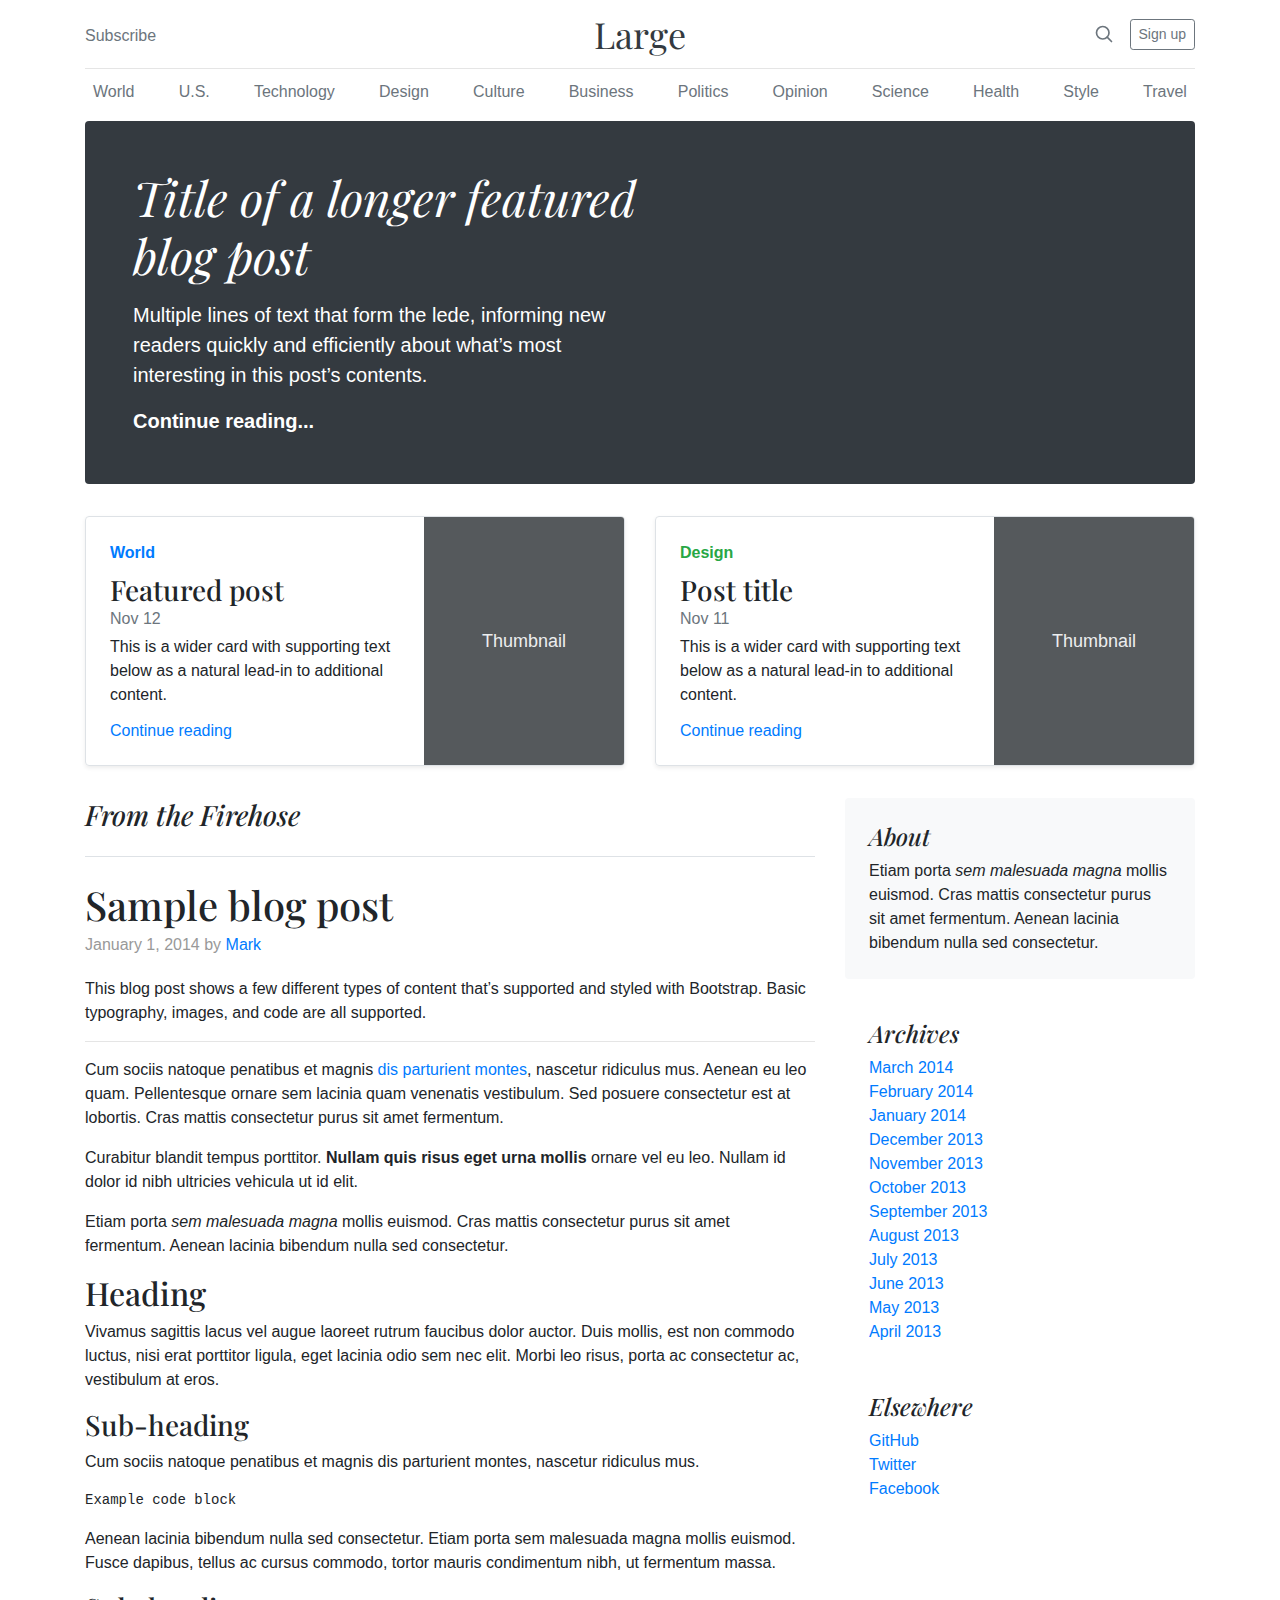
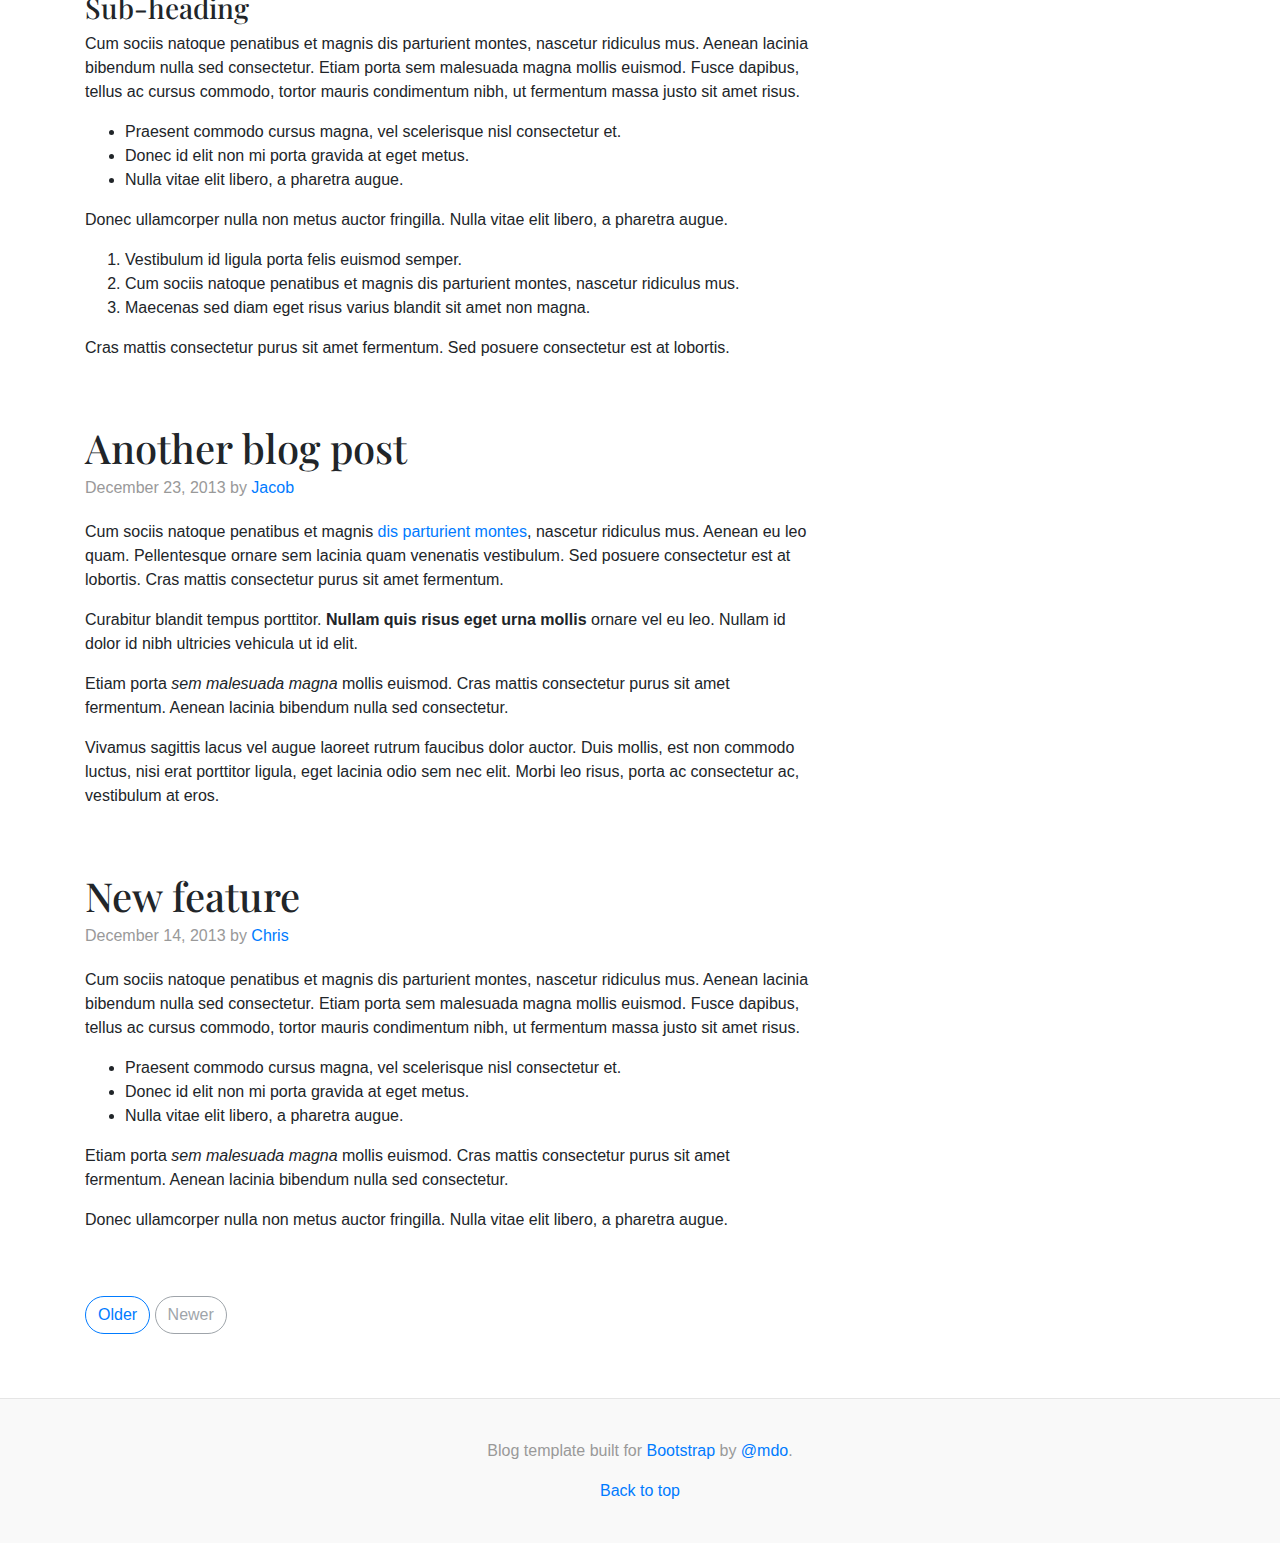
<file: bootstrap-4.5.3-examples/blog/index.html>
<!doctype html>
<html lang="en">
  <head>
    <meta charset="utf-8">
    <meta name="viewport" content="width=device-width, initial-scale=1, shrink-to-fit=no">
    <meta name="description" content="">
    <meta name="author" content="Mark Otto, Jacob Thornton, and Bootstrap contributors">
    <meta name="generator" content="Jekyll v4.1.1">
    <title>Blog Template · Bootstrap</title>

    <link rel="canonical" href="https://getbootstrap.com/docs/4.5/examples/blog/">

    <!-- Bootstrap core CSS -->
<link href="../assets/dist/css/bootstrap.min.css" rel="stylesheet">

    <style>
      .bd-placeholder-img {
        font-size: 1.125rem;
        text-anchor: middle;
        -webkit-user-select: none;
        -moz-user-select: none;
        -ms-user-select: none;
        user-select: none;
      }

      @media (min-width: 768px) {
        .bd-placeholder-img-lg {
          font-size: 3.5rem;
        }
      }
    </style>
    <!-- Custom styles for this template -->
    <link href="https://fonts.googleapis.com/css?family=Playfair+Display:700,900" rel="stylesheet">
    <!-- Custom styles for this template -->
    <link href="blog.css" rel="stylesheet">
  </head>
  <body>
    <div class="container">
  <header class="blog-header py-3">
    <div class="row flex-nowrap justify-content-between align-items-center">
      <div class="col-4 pt-1">
        <a class="text-muted" href="#">Subscribe</a>
      </div>
      <div class="col-4 text-center">
        <a class="blog-header-logo text-dark" href="#">Large</a>
      </div>
      <div class="col-4 d-flex justify-content-end align-items-center">
        <a class="text-muted" href="#" aria-label="Search">
          <svg xmlns="http://www.w3.org/2000/svg" width="20" height="20" fill="none" stroke="currentColor" stroke-linecap="round" stroke-linejoin="round" stroke-width="2" class="mx-3" role="img" viewBox="0 0 24 24" focusable="false"><title>Search</title><circle cx="10.5" cy="10.5" r="7.5"/><path d="M21 21l-5.2-5.2"/></svg>
        </a>
        <a class="btn btn-sm btn-outline-secondary" href="#">Sign up</a>
      </div>
    </div>
  </header>

  <div class="nav-scroller py-1 mb-2">
    <nav class="nav d-flex justify-content-between">
      <a class="p-2 text-muted" href="#">World</a>
      <a class="p-2 text-muted" href="#">U.S.</a>
      <a class="p-2 text-muted" href="#">Technology</a>
      <a class="p-2 text-muted" href="#">Design</a>
      <a class="p-2 text-muted" href="#">Culture</a>
      <a class="p-2 text-muted" href="#">Business</a>
      <a class="p-2 text-muted" href="#">Politics</a>
      <a class="p-2 text-muted" href="#">Opinion</a>
      <a class="p-2 text-muted" href="#">Science</a>
      <a class="p-2 text-muted" href="#">Health</a>
      <a class="p-2 text-muted" href="#">Style</a>
      <a class="p-2 text-muted" href="#">Travel</a>
    </nav>
  </div>

  <div class="jumbotron p-4 p-md-5 text-white rounded bg-dark">
    <div class="col-md-6 px-0">
      <h1 class="display-4 font-italic">Title of a longer featured blog post</h1>
      <p class="lead my-3">Multiple lines of text that form the lede, informing new readers quickly and efficiently about what’s most interesting in this post’s contents.</p>
      <p class="lead mb-0"><a href="#" class="text-white font-weight-bold">Continue reading...</a></p>
    </div>
  </div>

  <div class="row mb-2">
    <div class="col-md-6">
      <div class="row no-gutters border rounded overflow-hidden flex-md-row mb-4 shadow-sm h-md-250 position-relative">
        <div class="col p-4 d-flex flex-column position-static">
          <strong class="d-inline-block mb-2 text-primary">World</strong>
          <h3 class="mb-0">Featured post</h3>
          <div class="mb-1 text-muted">Nov 12</div>
          <p class="card-text mb-auto">This is a wider card with supporting text below as a natural lead-in to additional content.</p>
          <a href="#" class="stretched-link">Continue reading</a>
        </div>
        <div class="col-auto d-none d-lg-block">
          <svg class="bd-placeholder-img" width="200" height="250" xmlns="http://www.w3.org/2000/svg" preserveAspectRatio="xMidYMid slice" focusable="false" role="img" aria-label="Placeholder: Thumbnail"><title>Placeholder</title><rect width="100%" height="100%" fill="#55595c"/><text x="50%" y="50%" fill="#eceeef" dy=".3em">Thumbnail</text></svg>
        </div>
      </div>
    </div>
    <div class="col-md-6">
      <div class="row no-gutters border rounded overflow-hidden flex-md-row mb-4 shadow-sm h-md-250 position-relative">
        <div class="col p-4 d-flex flex-column position-static">
          <strong class="d-inline-block mb-2 text-success">Design</strong>
          <h3 class="mb-0">Post title</h3>
          <div class="mb-1 text-muted">Nov 11</div>
          <p class="mb-auto">This is a wider card with supporting text below as a natural lead-in to additional content.</p>
          <a href="#" class="stretched-link">Continue reading</a>
        </div>
        <div class="col-auto d-none d-lg-block">
          <svg class="bd-placeholder-img" width="200" height="250" xmlns="http://www.w3.org/2000/svg" preserveAspectRatio="xMidYMid slice" focusable="false" role="img" aria-label="Placeholder: Thumbnail"><title>Placeholder</title><rect width="100%" height="100%" fill="#55595c"/><text x="50%" y="50%" fill="#eceeef" dy=".3em">Thumbnail</text></svg>
        </div>
      </div>
    </div>
  </div>
</div>

<main role="main" class="container">
  <div class="row">
    <div class="col-md-8 blog-main">
      <h3 class="pb-4 mb-4 font-italic border-bottom">
        From the Firehose
      </h3>

      <div class="blog-post">
        <h2 class="blog-post-title">Sample blog post</h2>
        <p class="blog-post-meta">January 1, 2014 by <a href="#">Mark</a></p>

        <p>This blog post shows a few different types of content that’s supported and styled with Bootstrap. Basic typography, images, and code are all supported.</p>
        <hr>
        <p>Cum sociis natoque penatibus et magnis <a href="#">dis parturient montes</a>, nascetur ridiculus mus. Aenean eu leo quam. Pellentesque ornare sem lacinia quam venenatis vestibulum. Sed posuere consectetur est at lobortis. Cras mattis consectetur purus sit amet fermentum.</p>
        <blockquote>
          <p>Curabitur blandit tempus porttitor. <strong>Nullam quis risus eget urna mollis</strong> ornare vel eu leo. Nullam id dolor id nibh ultricies vehicula ut id elit.</p>
        </blockquote>
        <p>Etiam porta <em>sem malesuada magna</em> mollis euismod. Cras mattis consectetur purus sit amet fermentum. Aenean lacinia bibendum nulla sed consectetur.</p>
        <h2>Heading</h2>
        <p>Vivamus sagittis lacus vel augue laoreet rutrum faucibus dolor auctor. Duis mollis, est non commodo luctus, nisi erat porttitor ligula, eget lacinia odio sem nec elit. Morbi leo risus, porta ac consectetur ac, vestibulum at eros.</p>
        <h3>Sub-heading</h3>
        <p>Cum sociis natoque penatibus et magnis dis parturient montes, nascetur ridiculus mus.</p>
        <pre><code>Example code block</code></pre>
        <p>Aenean lacinia bibendum nulla sed consectetur. Etiam porta sem malesuada magna mollis euismod. Fusce dapibus, tellus ac cursus commodo, tortor mauris condimentum nibh, ut fermentum massa.</p>
        <h3>Sub-heading</h3>
        <p>Cum sociis natoque penatibus et magnis dis parturient montes, nascetur ridiculus mus. Aenean lacinia bibendum nulla sed consectetur. Etiam porta sem malesuada magna mollis euismod. Fusce dapibus, tellus ac cursus commodo, tortor mauris condimentum nibh, ut fermentum massa justo sit amet risus.</p>
        <ul>
          <li>Praesent commodo cursus magna, vel scelerisque nisl consectetur et.</li>
          <li>Donec id elit non mi porta gravida at eget metus.</li>
          <li>Nulla vitae elit libero, a pharetra augue.</li>
        </ul>
        <p>Donec ullamcorper nulla non metus auctor fringilla. Nulla vitae elit libero, a pharetra augue.</p>
        <ol>
          <li>Vestibulum id ligula porta felis euismod semper.</li>
          <li>Cum sociis natoque penatibus et magnis dis parturient montes, nascetur ridiculus mus.</li>
          <li>Maecenas sed diam eget risus varius blandit sit amet non magna.</li>
        </ol>
        <p>Cras mattis consectetur purus sit amet fermentum. Sed posuere consectetur est at lobortis.</p>
      </div><!-- /.blog-post -->

      <div class="blog-post">
        <h2 class="blog-post-title">Another blog post</h2>
        <p class="blog-post-meta">December 23, 2013 by <a href="#">Jacob</a></p>

        <p>Cum sociis natoque penatibus et magnis <a href="#">dis parturient montes</a>, nascetur ridiculus mus. Aenean eu leo quam. Pellentesque ornare sem lacinia quam venenatis vestibulum. Sed posuere consectetur est at lobortis. Cras mattis consectetur purus sit amet fermentum.</p>
        <blockquote>
          <p>Curabitur blandit tempus porttitor. <strong>Nullam quis risus eget urna mollis</strong> ornare vel eu leo. Nullam id dolor id nibh ultricies vehicula ut id elit.</p>
        </blockquote>
        <p>Etiam porta <em>sem malesuada magna</em> mollis euismod. Cras mattis consectetur purus sit amet fermentum. Aenean lacinia bibendum nulla sed consectetur.</p>
        <p>Vivamus sagittis lacus vel augue laoreet rutrum faucibus dolor auctor. Duis mollis, est non commodo luctus, nisi erat porttitor ligula, eget lacinia odio sem nec elit. Morbi leo risus, porta ac consectetur ac, vestibulum at eros.</p>
      </div><!-- /.blog-post -->

      <div class="blog-post">
        <h2 class="blog-post-title">New feature</h2>
        <p class="blog-post-meta">December 14, 2013 by <a href="#">Chris</a></p>

        <p>Cum sociis natoque penatibus et magnis dis parturient montes, nascetur ridiculus mus. Aenean lacinia bibendum nulla sed consectetur. Etiam porta sem malesuada magna mollis euismod. Fusce dapibus, tellus ac cursus commodo, tortor mauris condimentum nibh, ut fermentum massa justo sit amet risus.</p>
        <ul>
          <li>Praesent commodo cursus magna, vel scelerisque nisl consectetur et.</li>
          <li>Donec id elit non mi porta gravida at eget metus.</li>
          <li>Nulla vitae elit libero, a pharetra augue.</li>
        </ul>
        <p>Etiam porta <em>sem malesuada magna</em> mollis euismod. Cras mattis consectetur purus sit amet fermentum. Aenean lacinia bibendum nulla sed consectetur.</p>
        <p>Donec ullamcorper nulla non metus auctor fringilla. Nulla vitae elit libero, a pharetra augue.</p>
      </div><!-- /.blog-post -->

      <nav class="blog-pagination">
        <a class="btn btn-outline-primary" href="#">Older</a>
        <a class="btn btn-outline-secondary disabled" href="#" tabindex="-1" aria-disabled="true">Newer</a>
      </nav>

    </div><!-- /.blog-main -->

    <aside class="col-md-4 blog-sidebar">
      <div class="p-4 mb-3 bg-light rounded">
        <h4 class="font-italic">About</h4>
        <p class="mb-0">Etiam porta <em>sem malesuada magna</em> mollis euismod. Cras mattis consectetur purus sit amet fermentum. Aenean lacinia bibendum nulla sed consectetur.</p>
      </div>

      <div class="p-4">
        <h4 class="font-italic">Archives</h4>
        <ol class="list-unstyled mb-0">
          <li><a href="#">March 2014</a></li>
          <li><a href="#">February 2014</a></li>
          <li><a href="#">January 2014</a></li>
          <li><a href="#">December 2013</a></li>
          <li><a href="#">November 2013</a></li>
          <li><a href="#">October 2013</a></li>
          <li><a href="#">September 2013</a></li>
          <li><a href="#">August 2013</a></li>
          <li><a href="#">July 2013</a></li>
          <li><a href="#">June 2013</a></li>
          <li><a href="#">May 2013</a></li>
          <li><a href="#">April 2013</a></li>
        </ol>
      </div>

      <div class="p-4">
        <h4 class="font-italic">Elsewhere</h4>
        <ol class="list-unstyled">
          <li><a href="#">GitHub</a></li>
          <li><a href="#">Twitter</a></li>
          <li><a href="#">Facebook</a></li>
        </ol>
      </div>
    </aside><!-- /.blog-sidebar -->

  </div><!-- /.row -->

</main><!-- /.container -->

<footer class="blog-footer">
  <p>Blog template built for <a href="https://getbootstrap.com/">Bootstrap</a> by <a href="https://twitter.com/mdo">@mdo</a>.</p>
  <p>
    <a href="#">Back to top</a>
  </p>
</footer>
</body>
</html>
</file>
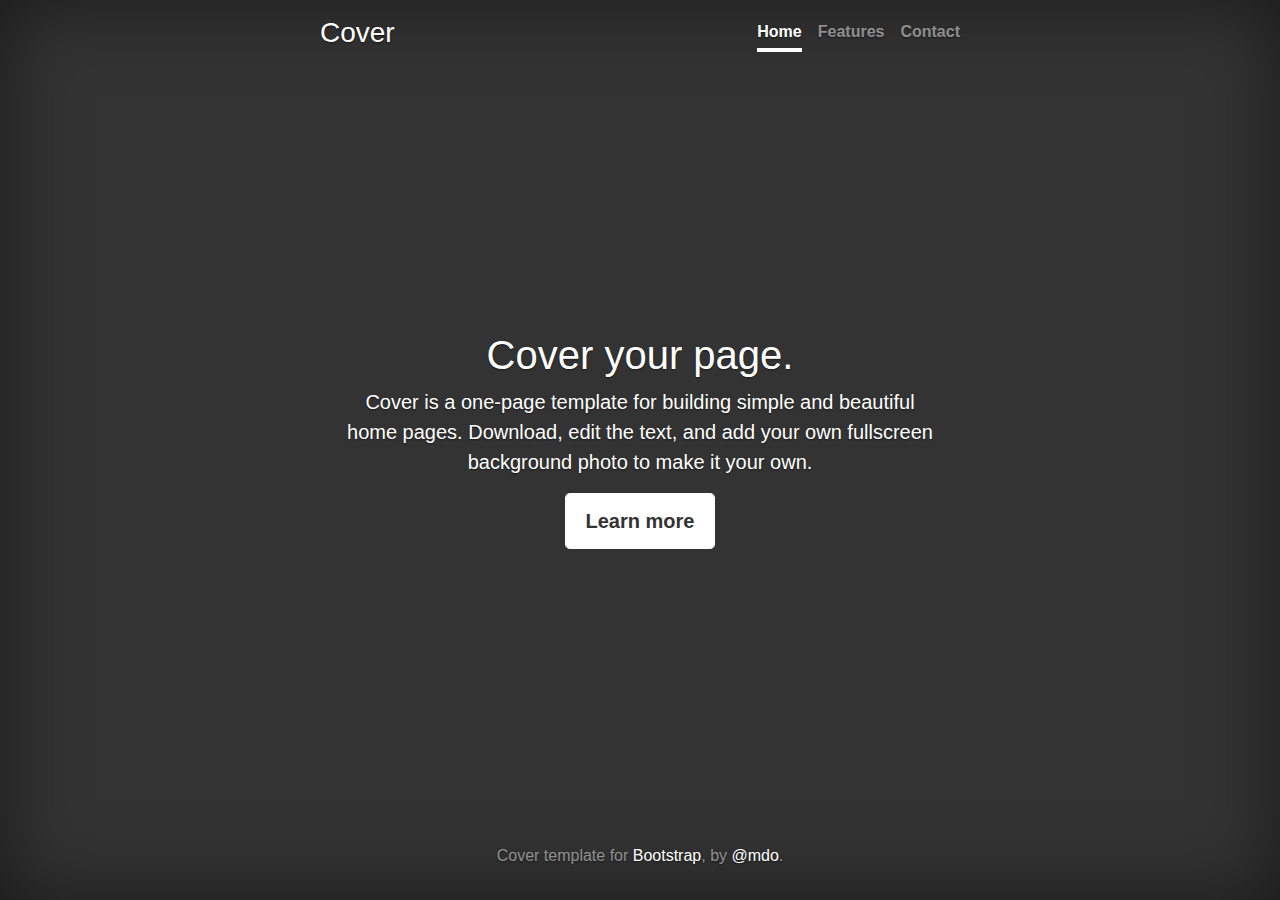
<file: bootstrap-4.5.3-examples/cover/index.html>
<!doctype html>
<html lang="en">
  <head>
    <meta charset="utf-8">
    <meta name="viewport" content="width=device-width, initial-scale=1, shrink-to-fit=no">
    <meta name="description" content="">
    <meta name="author" content="Mark Otto, Jacob Thornton, and Bootstrap contributors">
    <meta name="generator" content="Jekyll v4.1.1">
    <title>Cover Template · Bootstrap</title>

    <link rel="canonical" href="https://getbootstrap.com/docs/4.5/examples/cover/">

    <!-- Bootstrap core CSS -->
<link href="../assets/dist/css/bootstrap.min.css" rel="stylesheet">

    <style>
      .bd-placeholder-img {
        font-size: 1.125rem;
        text-anchor: middle;
        -webkit-user-select: none;
        -moz-user-select: none;
        -ms-user-select: none;
        user-select: none;
      }

      @media (min-width: 768px) {
        .bd-placeholder-img-lg {
          font-size: 3.5rem;
        }
      }
    </style>
    <!-- Custom styles for this template -->
    <link href="cover.css" rel="stylesheet">
  </head>
  <body class="text-center">
    <div class="cover-container d-flex w-100 h-100 p-3 mx-auto flex-column">
  <header class="masthead mb-auto">
    <div class="inner">
      <h3 class="masthead-brand">Cover</h3>
      <nav class="nav nav-masthead justify-content-center">
        <a class="nav-link active" href="#">Home</a>
        <a class="nav-link" href="#">Features</a>
        <a class="nav-link" href="#">Contact</a>
      </nav>
    </div>
  </header>

  <main role="main" class="inner cover">
    <h1 class="cover-heading">Cover your page.</h1>
    <p class="lead">Cover is a one-page template for building simple and beautiful home pages. Download, edit the text, and add your own fullscreen background photo to make it your own.</p>
    <p class="lead">
      <a href="#" class="btn btn-lg btn-secondary">Learn more</a>
    </p>
  </main>

  <footer class="mastfoot mt-auto">
    <div class="inner">
      <p>Cover template for <a href="https://getbootstrap.com/">Bootstrap</a>, by <a href="https://twitter.com/mdo">@mdo</a>.</p>
    </div>
  </footer>
</div>
</body>
</html>
</file>
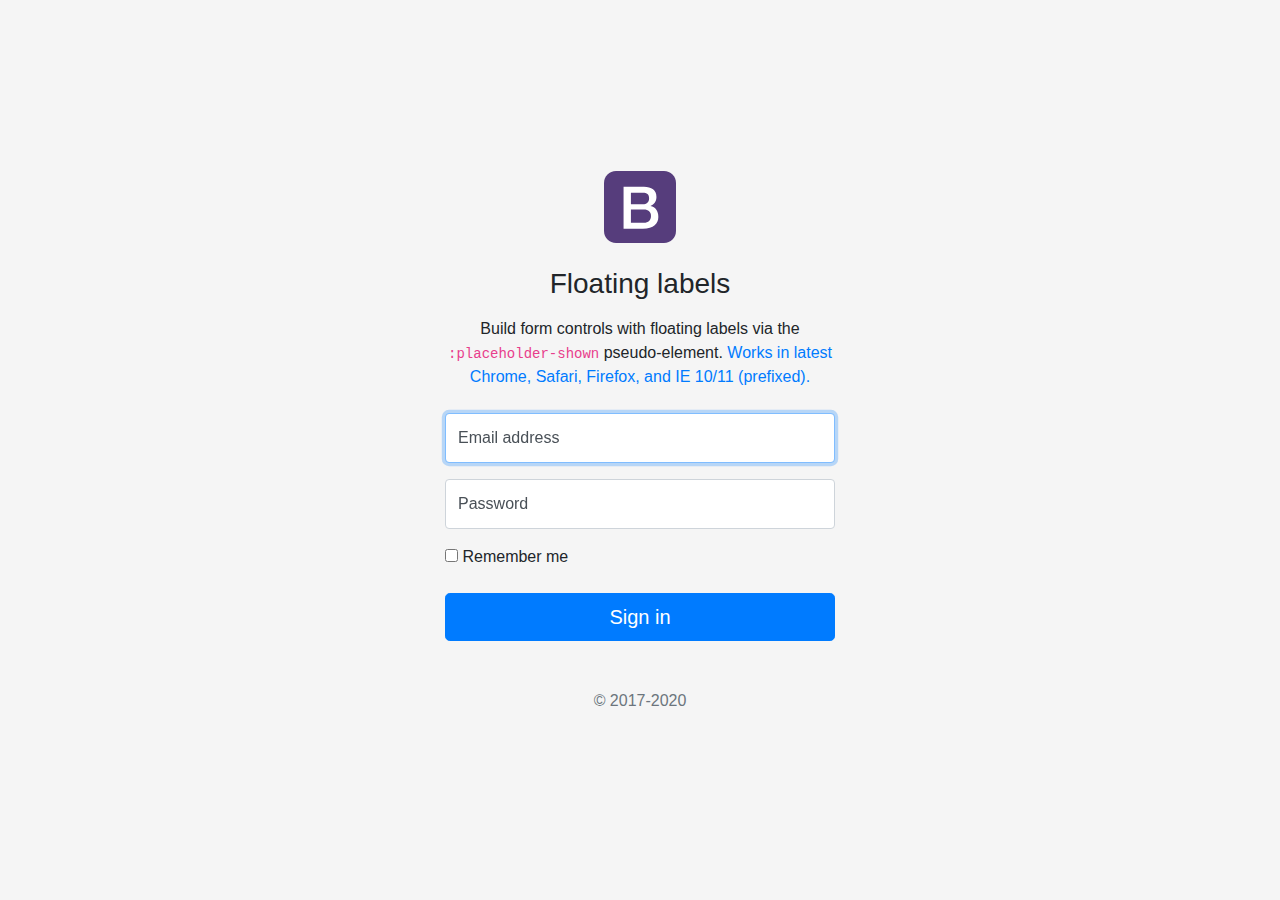
<file: bootstrap-4.5.3-examples/floating-labels/index.html>
<!doctype html>
<html lang="en">
  <head>
    <meta charset="utf-8">
    <meta name="viewport" content="width=device-width, initial-scale=1, shrink-to-fit=no">
    <meta name="description" content="">
    <meta name="author" content="Mark Otto, Jacob Thornton, and Bootstrap contributors">
    <meta name="generator" content="Jekyll v4.1.1">
    <title>Floating labels example · Bootstrap</title>

    <link rel="canonical" href="https://getbootstrap.com/docs/4.5/examples/floating-labels/">

    <!-- Bootstrap core CSS -->
<link href="../assets/dist/css/bootstrap.min.css" rel="stylesheet">

    <style>
      .bd-placeholder-img {
        font-size: 1.125rem;
        text-anchor: middle;
        -webkit-user-select: none;
        -moz-user-select: none;
        -ms-user-select: none;
        user-select: none;
      }

      @media (min-width: 768px) {
        .bd-placeholder-img-lg {
          font-size: 3.5rem;
        }
      }
    </style>
    <!-- Custom styles for this template -->
    <link href="floating-labels.css" rel="stylesheet">
  </head>
  <body>
    <form class="form-signin">
  <div class="text-center mb-4">
    <img class="mb-4" src="../assets/brand/bootstrap-solid.svg" alt="" width="72" height="72">
    <h1 class="h3 mb-3 font-weight-normal">Floating labels</h1>
    <p>Build form controls with floating labels via the <code>:placeholder-shown</code> pseudo-element. <a href="https://caniuse.com/#feat=css-placeholder-shown">Works in latest Chrome, Safari, Firefox, and IE 10/11 (prefixed).</a></p>
  </div>

  <div class="form-label-group">
    <input type="email" id="inputEmail" class="form-control" placeholder="Email address" required autofocus>
    <label for="inputEmail">Email address</label>
  </div>

  <div class="form-label-group">
    <input type="password" id="inputPassword" class="form-control" placeholder="Password" required>
    <label for="inputPassword">Password</label>
  </div>

  <div class="checkbox mb-3">
    <label>
      <input type="checkbox" value="remember-me"> Remember me
    </label>
  </div>
  <button class="btn btn-lg btn-primary btn-block" type="submit">Sign in</button>
  <p class="mt-5 mb-3 text-muted text-center">&copy; 2017-2020</p>
</form>
</body>
</html>
</file>
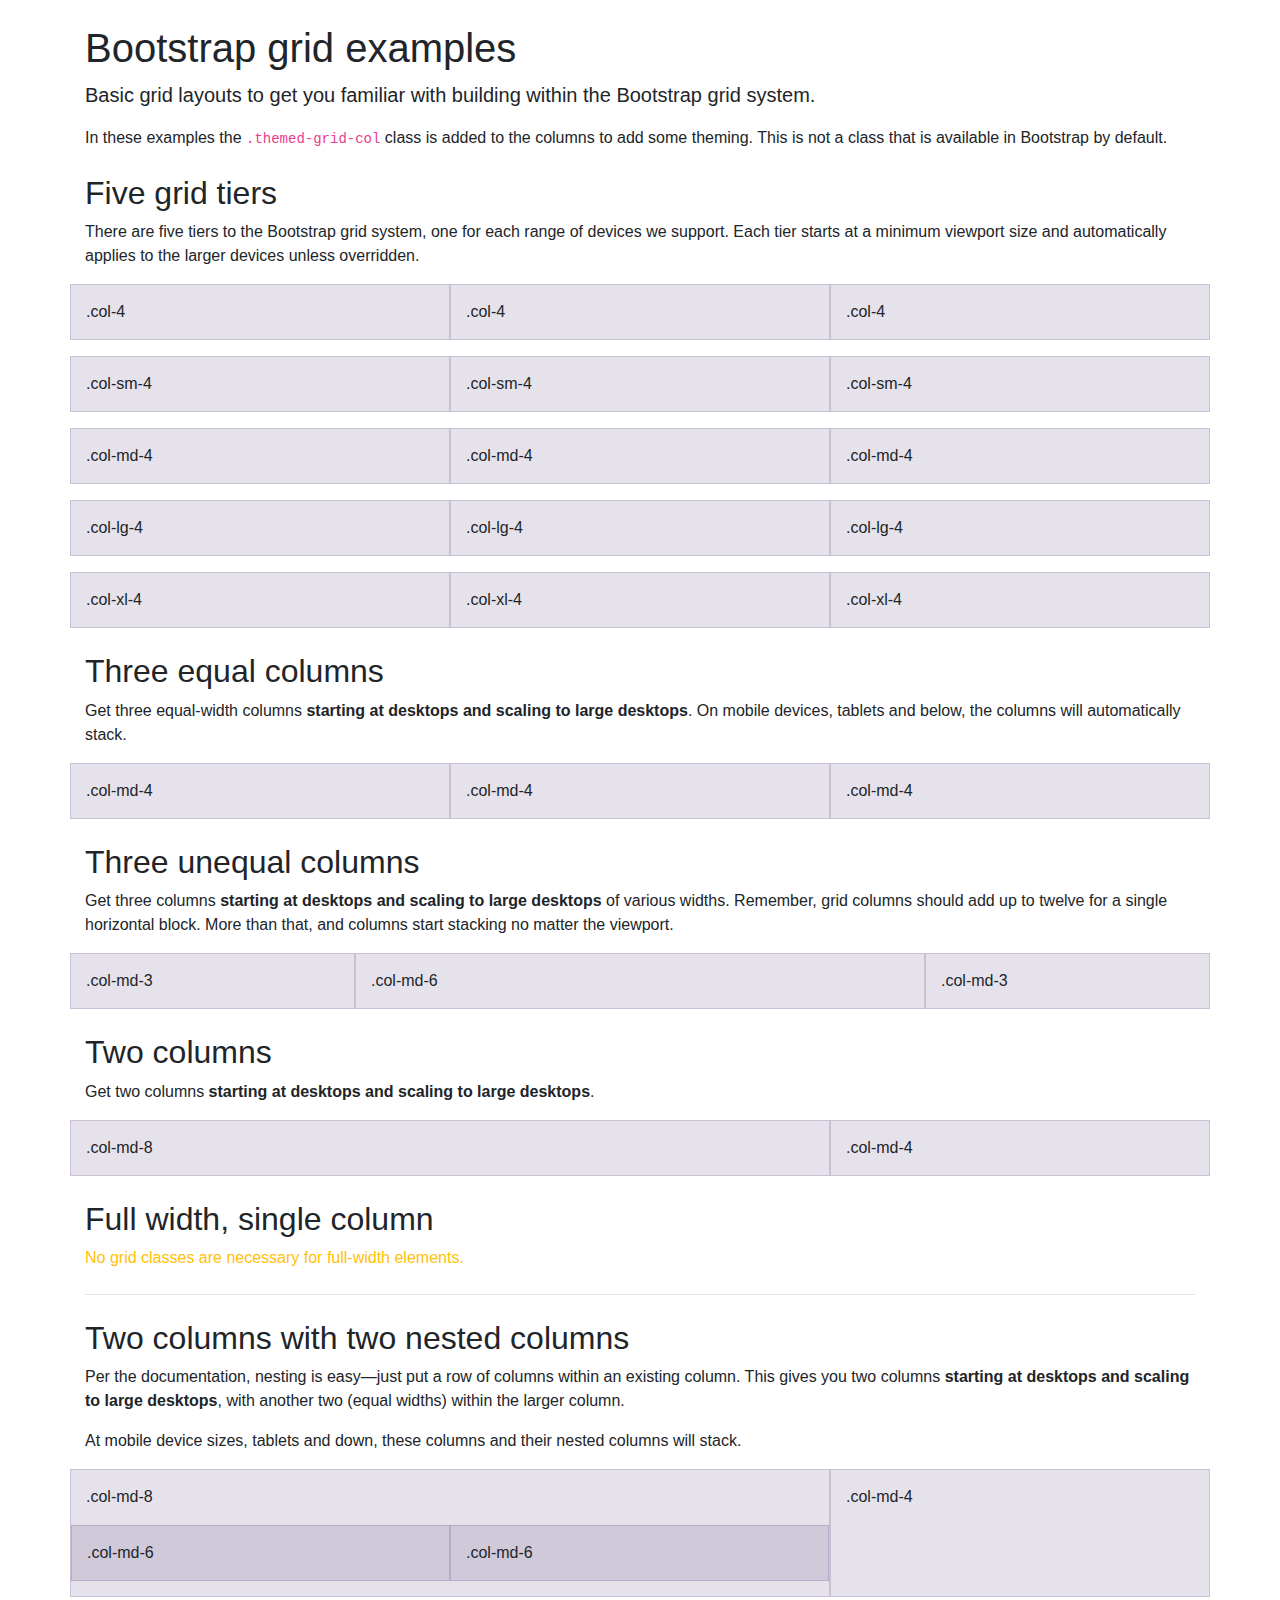
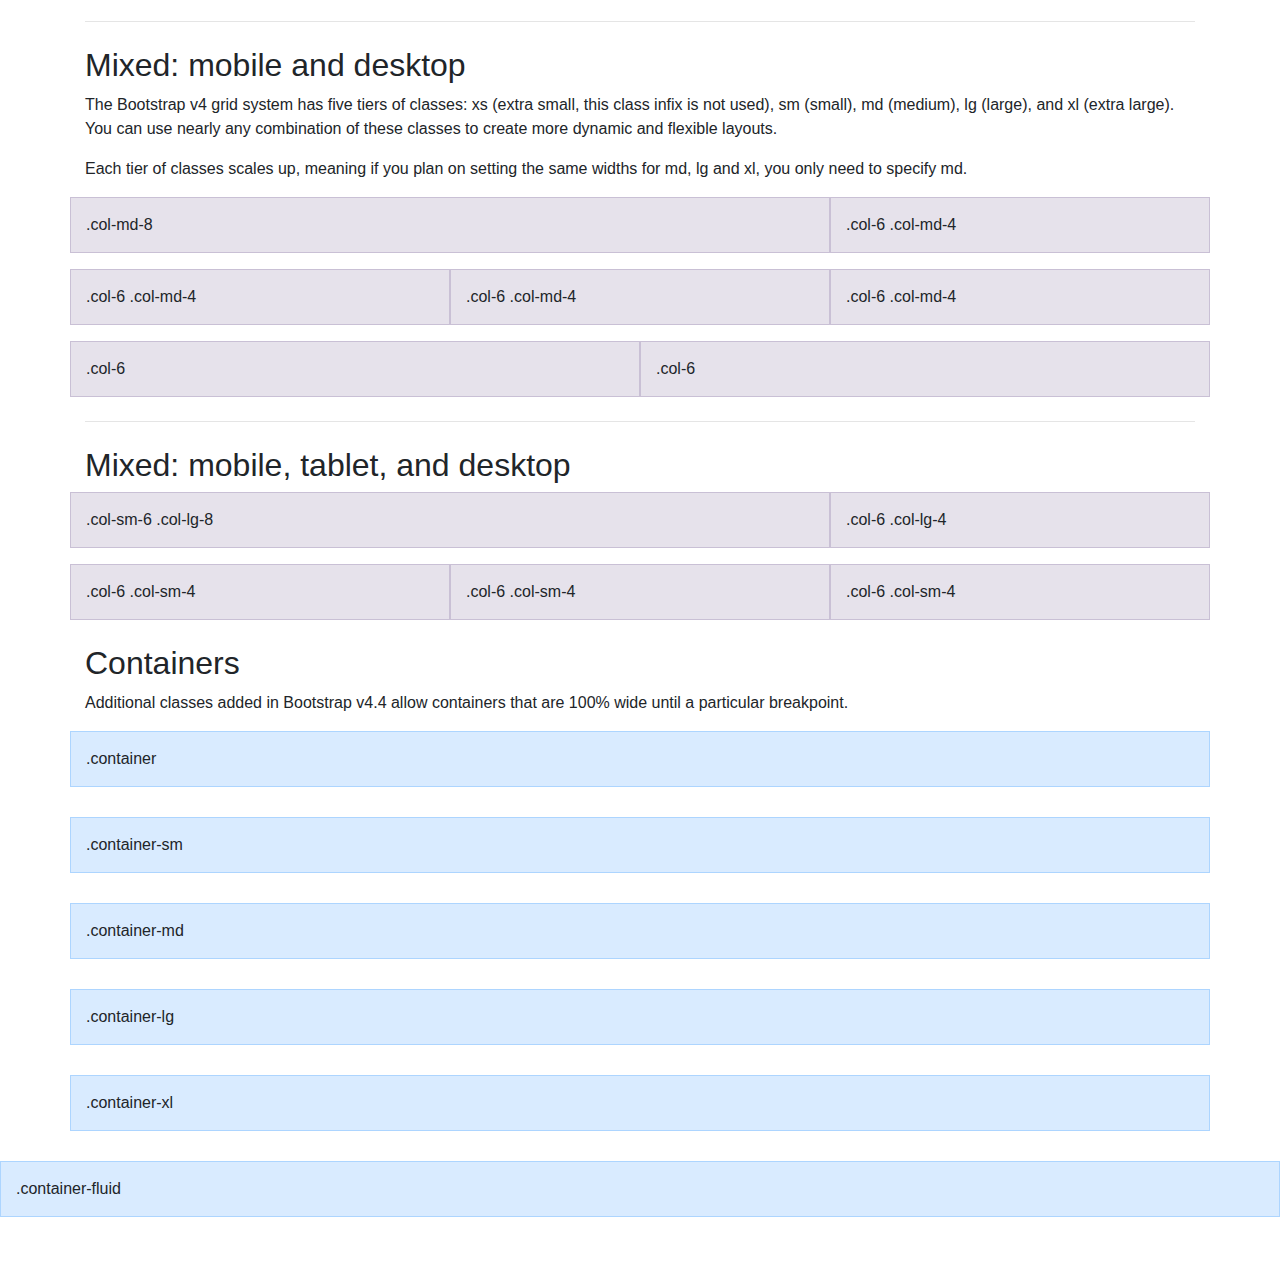
<file: bootstrap-4.5.3-examples/grid/index.html>
<!doctype html>
<html lang="en">
  <head>
    <meta charset="utf-8">
    <meta name="viewport" content="width=device-width, initial-scale=1, shrink-to-fit=no">
    <meta name="description" content="">
    <meta name="author" content="Mark Otto, Jacob Thornton, and Bootstrap contributors">
    <meta name="generator" content="Jekyll v4.1.1">
    <title>Grid Template · Bootstrap</title>

    <link rel="canonical" href="https://getbootstrap.com/docs/4.5/examples/grid/">

    <!-- Bootstrap core CSS -->
<link href="../assets/dist/css/bootstrap.min.css" rel="stylesheet">

    <style>
      .bd-placeholder-img {
        font-size: 1.125rem;
        text-anchor: middle;
        -webkit-user-select: none;
        -moz-user-select: none;
        -ms-user-select: none;
        user-select: none;
      }

      @media (min-width: 768px) {
        .bd-placeholder-img-lg {
          font-size: 3.5rem;
        }
      }
    </style>
    <!-- Custom styles for this template -->
    <link href="grid.css" rel="stylesheet">
  </head>
  <body class="py-4">
    <div class="container">

  <h1>Bootstrap grid examples</h1>
  <p class="lead">Basic grid layouts to get you familiar with building within the Bootstrap grid system.</p>
  <p>In these examples the <code>.themed-grid-col</code> class is added to the columns to add some theming. This is not a class that is available in Bootstrap by default.</p>

  <h2 class="mt-4">Five grid tiers</h2>
  <p>There are five tiers to the Bootstrap grid system, one for each range of devices we support. Each tier starts at a minimum viewport size and automatically applies to the larger devices unless overridden.</p>

  <div class="row mb-3">
    <div class="col-4 themed-grid-col">.col-4</div>
    <div class="col-4 themed-grid-col">.col-4</div>
    <div class="col-4 themed-grid-col">.col-4</div>
  </div>

  <div class="row mb-3">
    <div class="col-sm-4 themed-grid-col">.col-sm-4</div>
    <div class="col-sm-4 themed-grid-col">.col-sm-4</div>
    <div class="col-sm-4 themed-grid-col">.col-sm-4</div>
  </div>

  <div class="row mb-3">
    <div class="col-md-4 themed-grid-col">.col-md-4</div>
    <div class="col-md-4 themed-grid-col">.col-md-4</div>
    <div class="col-md-4 themed-grid-col">.col-md-4</div>
  </div>

  <div class="row mb-3">
    <div class="col-lg-4 themed-grid-col">.col-lg-4</div>
    <div class="col-lg-4 themed-grid-col">.col-lg-4</div>
    <div class="col-lg-4 themed-grid-col">.col-lg-4</div>
  </div>

  <div class="row mb-3">
    <div class="col-xl-4 themed-grid-col">.col-xl-4</div>
    <div class="col-xl-4 themed-grid-col">.col-xl-4</div>
    <div class="col-xl-4 themed-grid-col">.col-xl-4</div>
  </div>

  <h2 class="mt-4">Three equal columns</h2>
  <p>Get three equal-width columns <strong>starting at desktops and scaling to large desktops</strong>. On mobile devices, tablets and below, the columns will automatically stack.</p>
  <div class="row mb-3">
    <div class="col-md-4 themed-grid-col">.col-md-4</div>
    <div class="col-md-4 themed-grid-col">.col-md-4</div>
    <div class="col-md-4 themed-grid-col">.col-md-4</div>
  </div>

  <h2 class="mt-4">Three unequal columns</h2>
  <p>Get three columns <strong>starting at desktops and scaling to large desktops</strong> of various widths. Remember, grid columns should add up to twelve for a single horizontal block. More than that, and columns start stacking no matter the viewport.</p>
  <div class="row mb-3">
    <div class="col-md-3 themed-grid-col">.col-md-3</div>
    <div class="col-md-6 themed-grid-col">.col-md-6</div>
    <div class="col-md-3 themed-grid-col">.col-md-3</div>
  </div>

  <h2 class="mt-4">Two columns</h2>
  <p>Get two columns <strong>starting at desktops and scaling to large desktops</strong>.</p>
  <div class="row mb-3">
    <div class="col-md-8 themed-grid-col">.col-md-8</div>
    <div class="col-md-4 themed-grid-col">.col-md-4</div>
  </div>

  <h2 class="mt-4">Full width, single column</h2>
  <p class="text-warning">
    No grid classes are necessary for full-width elements.
  </p>

  <hr class="my-4">

  <h2 class="mt-4">Two columns with two nested columns</h2>
  <p>Per the documentation, nesting is easy—just put a row of columns within an existing column. This gives you two columns <strong>starting at desktops and scaling to large desktops</strong>, with another two (equal widths) within the larger column.</p>
  <p>At mobile device sizes, tablets and down, these columns and their nested columns will stack.</p>
  <div class="row mb-3">
    <div class="col-md-8 themed-grid-col">
      <div class="pb-3">
        .col-md-8
      </div>
      <div class="row">
        <div class="col-md-6 themed-grid-col">.col-md-6</div>
        <div class="col-md-6 themed-grid-col">.col-md-6</div>
      </div>
    </div>
    <div class="col-md-4 themed-grid-col">.col-md-4</div>
  </div>

  <hr class="my-4">

  <h2 class="mt-4">Mixed: mobile and desktop</h2>
  <p>The Bootstrap v4 grid system has five tiers of classes: xs (extra small, this class infix is not used), sm (small), md (medium), lg (large), and xl (extra large). You can use nearly any combination of these classes to create more dynamic and flexible layouts.</p>
  <p>Each tier of classes scales up, meaning if you plan on setting the same widths for md, lg and xl, you only need to specify md.</p>
  <div class="row mb-3">
    <div class="col-md-8 themed-grid-col">.col-md-8</div>
    <div class="col-6 col-md-4 themed-grid-col">.col-6 .col-md-4</div>
  </div>
  <div class="row mb-3">
    <div class="col-6 col-md-4 themed-grid-col">.col-6 .col-md-4</div>
    <div class="col-6 col-md-4 themed-grid-col">.col-6 .col-md-4</div>
    <div class="col-6 col-md-4 themed-grid-col">.col-6 .col-md-4</div>
  </div>
  <div class="row mb-3">
    <div class="col-6 themed-grid-col">.col-6</div>
    <div class="col-6 themed-grid-col">.col-6</div>
  </div>

  <hr class="my-4">

  <h2 class="mt-4">Mixed: mobile, tablet, and desktop</h2>
  <div class="row mb-3">
    <div class="col-sm-6 col-lg-8 themed-grid-col">.col-sm-6 .col-lg-8</div>
    <div class="col-6 col-lg-4 themed-grid-col">.col-6 .col-lg-4</div>
  </div>
  <div class="row mb-3">
    <div class="col-6 col-sm-4 themed-grid-col">.col-6 .col-sm-4</div>
    <div class="col-6 col-sm-4 themed-grid-col">.col-6 .col-sm-4</div>
    <div class="col-6 col-sm-4 themed-grid-col">.col-6 .col-sm-4</div>
  </div>

</div>

<div class="container" id="containers">
  <h2 class="mt-4">Containers</h2>
  <p>Additional classes added in Bootstrap v4.4 allow containers that are 100% wide until a particular breakpoint.</p>
</div>

<div class="container themed-container">.container</div>
<div class="container-sm themed-container">.container-sm</div>
<div class="container-md themed-container">.container-md</div>
<div class="container-lg themed-container">.container-lg</div>
<div class="container-xl themed-container">.container-xl</div>
<div class="container-fluid themed-container">.container-fluid</div>
</body>
</html>
</file>
<file: bootstrap-4.5.3-examples/blog/blog.css>
/* stylelint-disable selector-list-comma-newline-after */

.blog-header {
  line-height: 1;
  border-bottom: 1px solid #e5e5e5;
}

.blog-header-logo {
  font-family: "Playfair Display", Georgia, "Times New Roman", serif;
  font-size: 2.25rem;
}

.blog-header-logo:hover {
  text-decoration: none;
}

h1, h2, h3, h4, h5, h6 {
  font-family: "Playfair Display", Georgia, "Times New Roman", serif;
}

.display-4 {
  font-size: 2.5rem;
}
@media (min-width: 768px) {
  .display-4 {
    font-size: 3rem;
  }
}

.nav-scroller {
  position: relative;
  z-index: 2;
  height: 2.75rem;
  overflow-y: hidden;
}

.nav-scroller .nav {
  display: -ms-flexbox;
  display: flex;
  -ms-flex-wrap: nowrap;
  flex-wrap: nowrap;
  padding-bottom: 1rem;
  margin-top: -1px;
  overflow-x: auto;
  text-align: center;
  white-space: nowrap;
  -webkit-overflow-scrolling: touch;
}

.nav-scroller .nav-link {
  padding-top: .75rem;
  padding-bottom: .75rem;
  font-size: .875rem;
}

.card-img-right {
  height: 100%;
  border-radius: 0 3px 3px 0;
}

.flex-auto {
  -ms-flex: 0 0 auto;
  flex: 0 0 auto;
}

.h-250 { height: 250px; }
@media (min-width: 768px) {
  .h-md-250 { height: 250px; }
}

/* Pagination */
.blog-pagination {
  margin-bottom: 4rem;
}
.blog-pagination > .btn {
  border-radius: 2rem;
}

/*
 * Blog posts
 */
.blog-post {
  margin-bottom: 4rem;
}
.blog-post-title {
  margin-bottom: .25rem;
  font-size: 2.5rem;
}
.blog-post-meta {
  margin-bottom: 1.25rem;
  color: #999;
}

/*
 * Footer
 */
.blog-footer {
  padding: 2.5rem 0;
  color: #999;
  text-align: center;
  background-color: #f9f9f9;
  border-top: .05rem solid #e5e5e5;
}
.blog-footer p:last-child {
  margin-bottom: 0;
}
</file>
<file: bootstrap-4.5.3-examples/cover/cover.css>
/*
 * Globals
 */

/* Links */
a,
a:focus,
a:hover {
  color: #fff;
}

/* Custom default button */
.btn-secondary,
.btn-secondary:hover,
.btn-secondary:focus {
  color: #333;
  text-shadow: none; /* Prevent inheritance from `body` */
  background-color: #fff;
  border: .05rem solid #fff;
}


/*
 * Base structure
 */

html,
body {
  height: 100%;
  background-color: #333;
}

body {
  display: -ms-flexbox;
  display: flex;
  color: #fff;
  text-shadow: 0 .05rem .1rem rgba(0, 0, 0, .5);
  box-shadow: inset 0 0 5rem rgba(0, 0, 0, .5);
}

.cover-container {
  max-width: 42em;
}


/*
 * Header
 */
.masthead {
  margin-bottom: 2rem;
}

.masthead-brand {
  margin-bottom: 0;
}

.nav-masthead .nav-link {
  padding: .25rem 0;
  font-weight: 700;
  color: rgba(255, 255, 255, .5);
  background-color: transparent;
  border-bottom: .25rem solid transparent;
}

.nav-masthead .nav-link:hover,
.nav-masthead .nav-link:focus {
  border-bottom-color: rgba(255, 255, 255, .25);
}

.nav-masthead .nav-link + .nav-link {
  margin-left: 1rem;
}

.nav-masthead .active {
  color: #fff;
  border-bottom-color: #fff;
}

@media (min-width: 48em) {
  .masthead-brand {
    float: left;
  }
  .nav-masthead {
    float: right;
  }
}


/*
 * Cover
 */
.cover {
  padding: 0 1.5rem;
}
.cover .btn-lg {
  padding: .75rem 1.25rem;
  font-weight: 700;
}


/*
 * Footer
 */
.mastfoot {
  color: rgba(255, 255, 255, .5);
}
</file>
<file: bootstrap-4.5.3-examples/floating-labels/floating-labels.css>
html,
body {
  height: 100%;
}

body {
  display: -ms-flexbox;
  display: flex;
  -ms-flex-align: center;
  align-items: center;
  padding-top: 40px;
  padding-bottom: 40px;
  background-color: #f5f5f5;
}

.form-signin {
  width: 100%;
  max-width: 420px;
  padding: 15px;
  margin: auto;
}

.form-label-group {
  position: relative;
  margin-bottom: 1rem;
}

.form-label-group input,
.form-label-group label {
  height: 3.125rem;
  padding: .75rem;
}

.form-label-group label {
  position: absolute;
  top: 0;
  left: 0;
  display: block;
  width: 100%;
  margin-bottom: 0; /* Override default `<label>` margin */
  line-height: 1.5;
  color: #495057;
  pointer-events: none;
  cursor: text; /* Match the input under the label */
  border: 1px solid transparent;
  border-radius: .25rem;
  transition: all .1s ease-in-out;
}

.form-label-group input::-webkit-input-placeholder {
  color: transparent;
}

.form-label-group input::-moz-placeholder {
  color: transparent;
}

.form-label-group input:-ms-input-placeholder {
  color: transparent;
}

.form-label-group input::-ms-input-placeholder {
  color: transparent;
}

.form-label-group input::placeholder {
  color: transparent;
}

.form-label-group input:not(:-moz-placeholder-shown) {
  padding-top: 1.25rem;
  padding-bottom: .25rem;
}

.form-label-group input:not(:-ms-input-placeholder) {
  padding-top: 1.25rem;
  padding-bottom: .25rem;
}

.form-label-group input:not(:placeholder-shown) {
  padding-top: 1.25rem;
  padding-bottom: .25rem;
}

.form-label-group input:not(:-moz-placeholder-shown) ~ label {
  padding-top: .25rem;
  padding-bottom: .25rem;
  font-size: 12px;
  color: #777;
}

.form-label-group input:not(:-ms-input-placeholder) ~ label {
  padding-top: .25rem;
  padding-bottom: .25rem;
  font-size: 12px;
  color: #777;
}

.form-label-group input:not(:placeholder-shown) ~ label {
  padding-top: .25rem;
  padding-bottom: .25rem;
  font-size: 12px;
  color: #777;
}

/* Fallback for Edge
-------------------------------------------------- */
@supports (-ms-ime-align: auto) {
  .form-label-group {
    display: -ms-flexbox;
    display: flex;
    -ms-flex-direction: column-reverse;
    flex-direction: column-reverse;
  }

  .form-label-group label {
    position: static;
  }

  .form-label-group input::-ms-input-placeholder {
    color: #777;
  }
}
</file>
<file: bootstrap-4.5.3-examples/grid/grid.css>
.themed-grid-col {
  padding-top: 15px;
  padding-bottom: 15px;
  background-color: rgba(86, 61, 124, .15);
  border: 1px solid rgba(86, 61, 124, .2);
}

.themed-container {
  padding: 15px;
  margin-bottom: 30px;
  background-color: rgba(0, 123, 255, .15);
  border: 1px solid rgba(0, 123, 255, .2);
}
</file>
